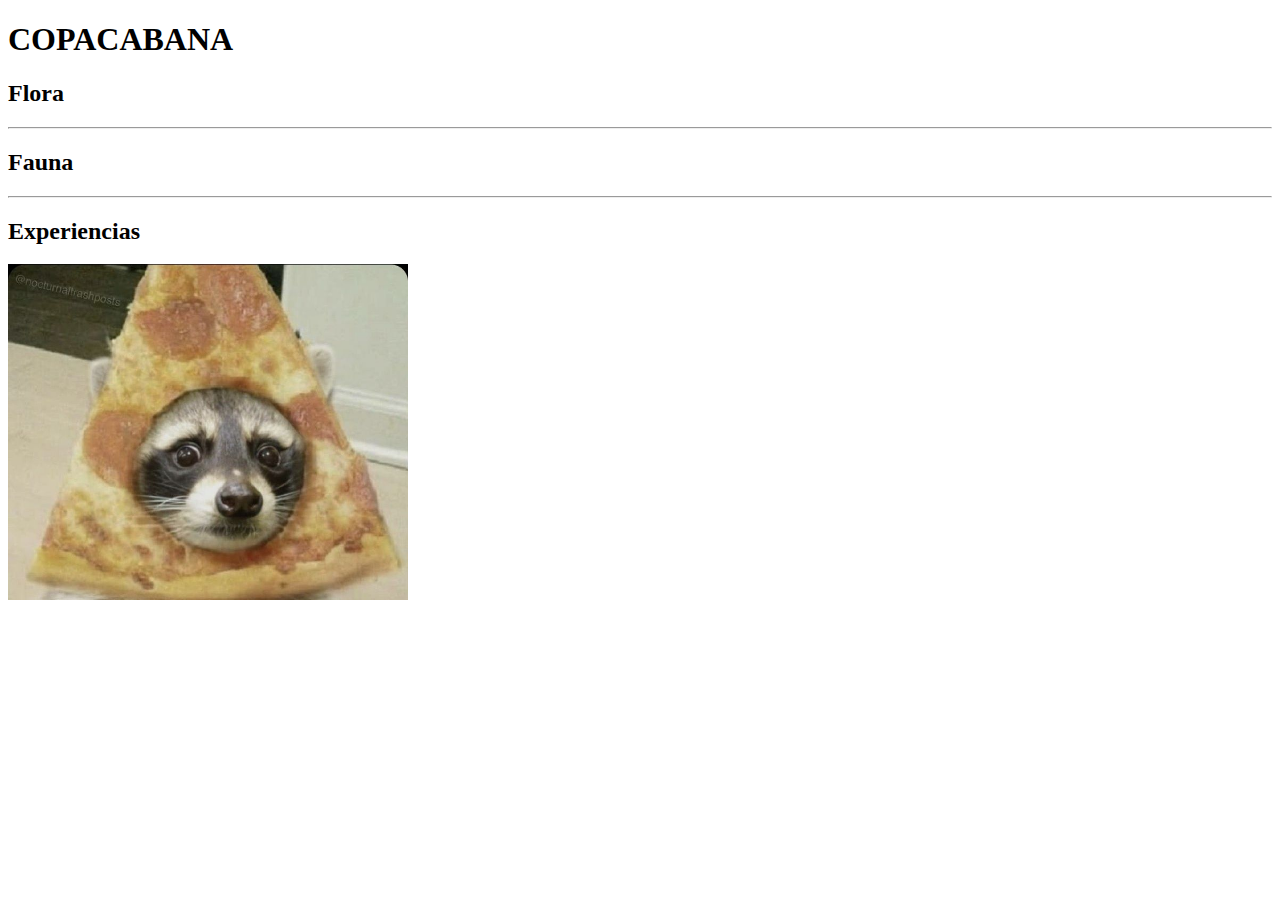
<file: index.html>
<!DOCTYPE html>
<html>
<head>
    <title>La Paz Turistica</title>
</head>
<body>
    <h1>COPACABANA</h1>
    <h2>Flora</h2>
    <hr>
    <h2>Fauna</h2> 
    <hr>
    <h2>Experiencias</h2>
    <img src="img/4d3b6803bb953b90eb47a92df0310562.jpg" width="400"/>
</body>
</html>
</file>
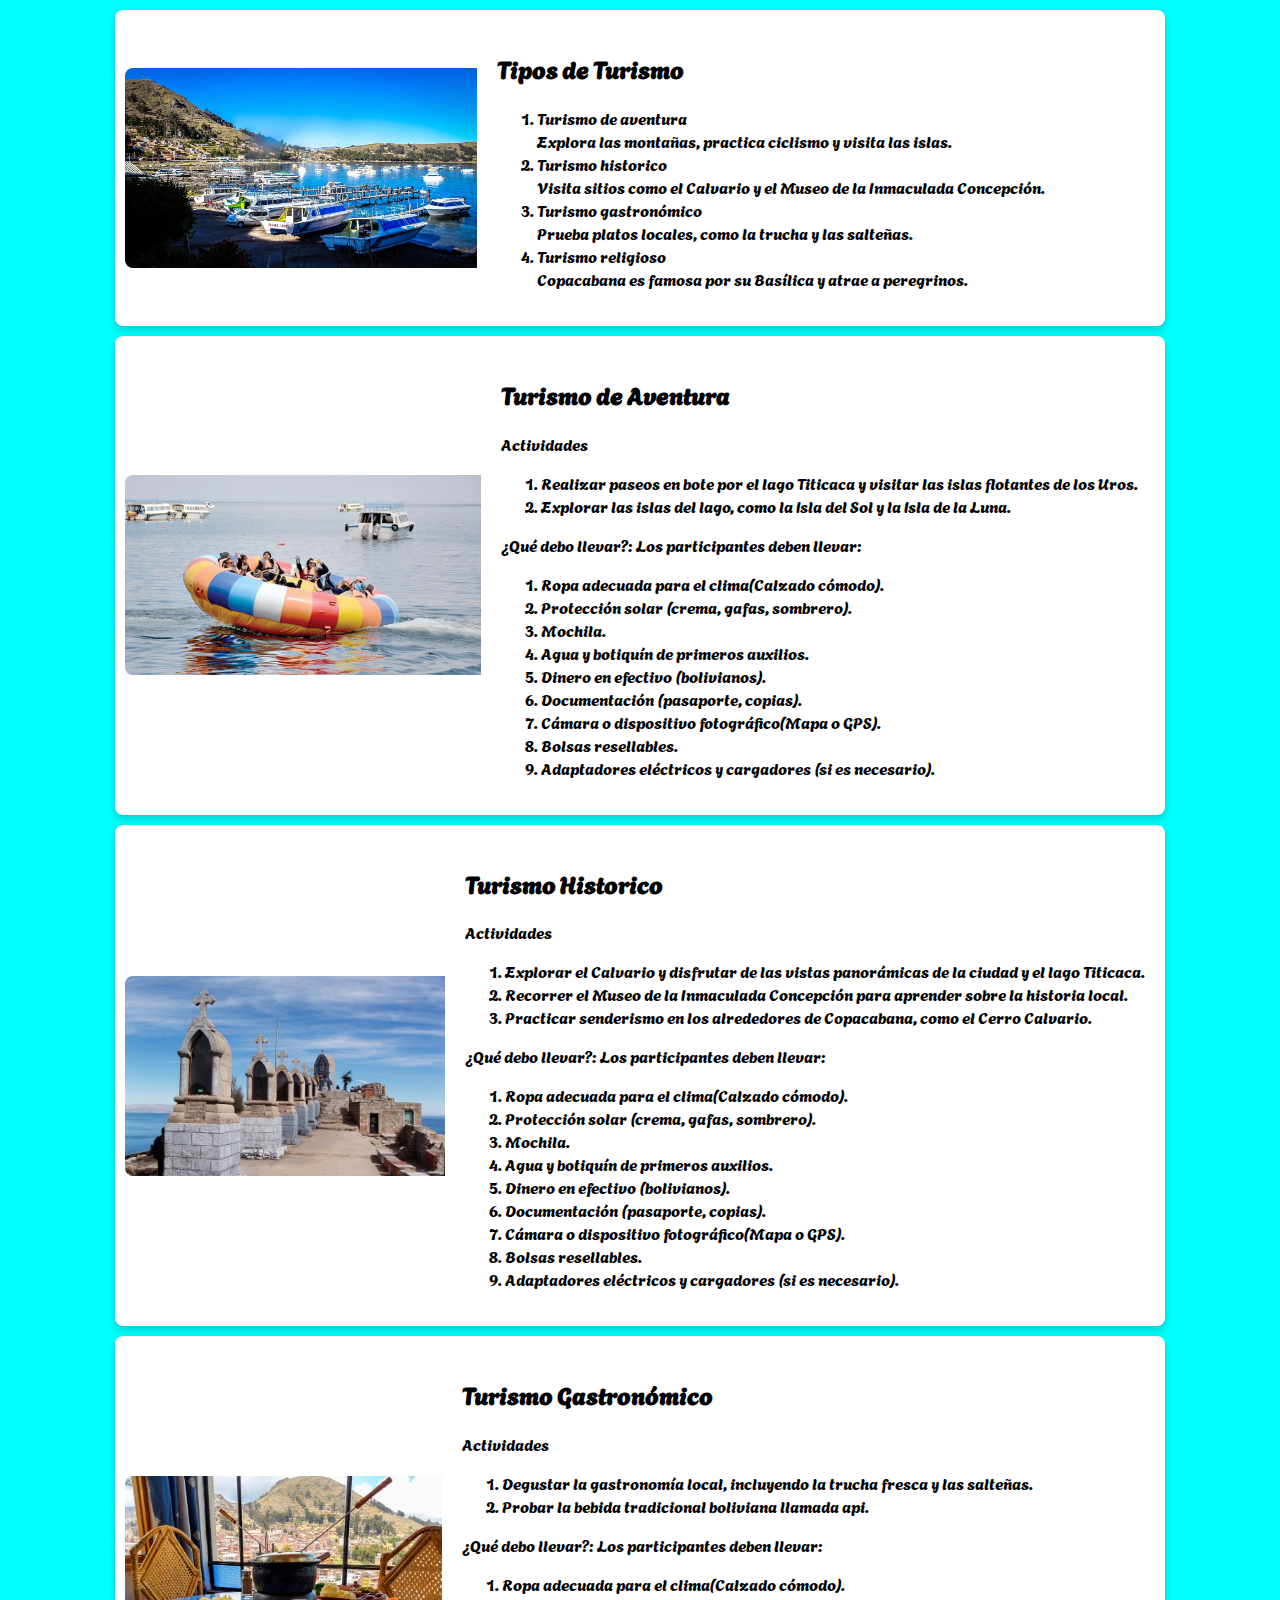
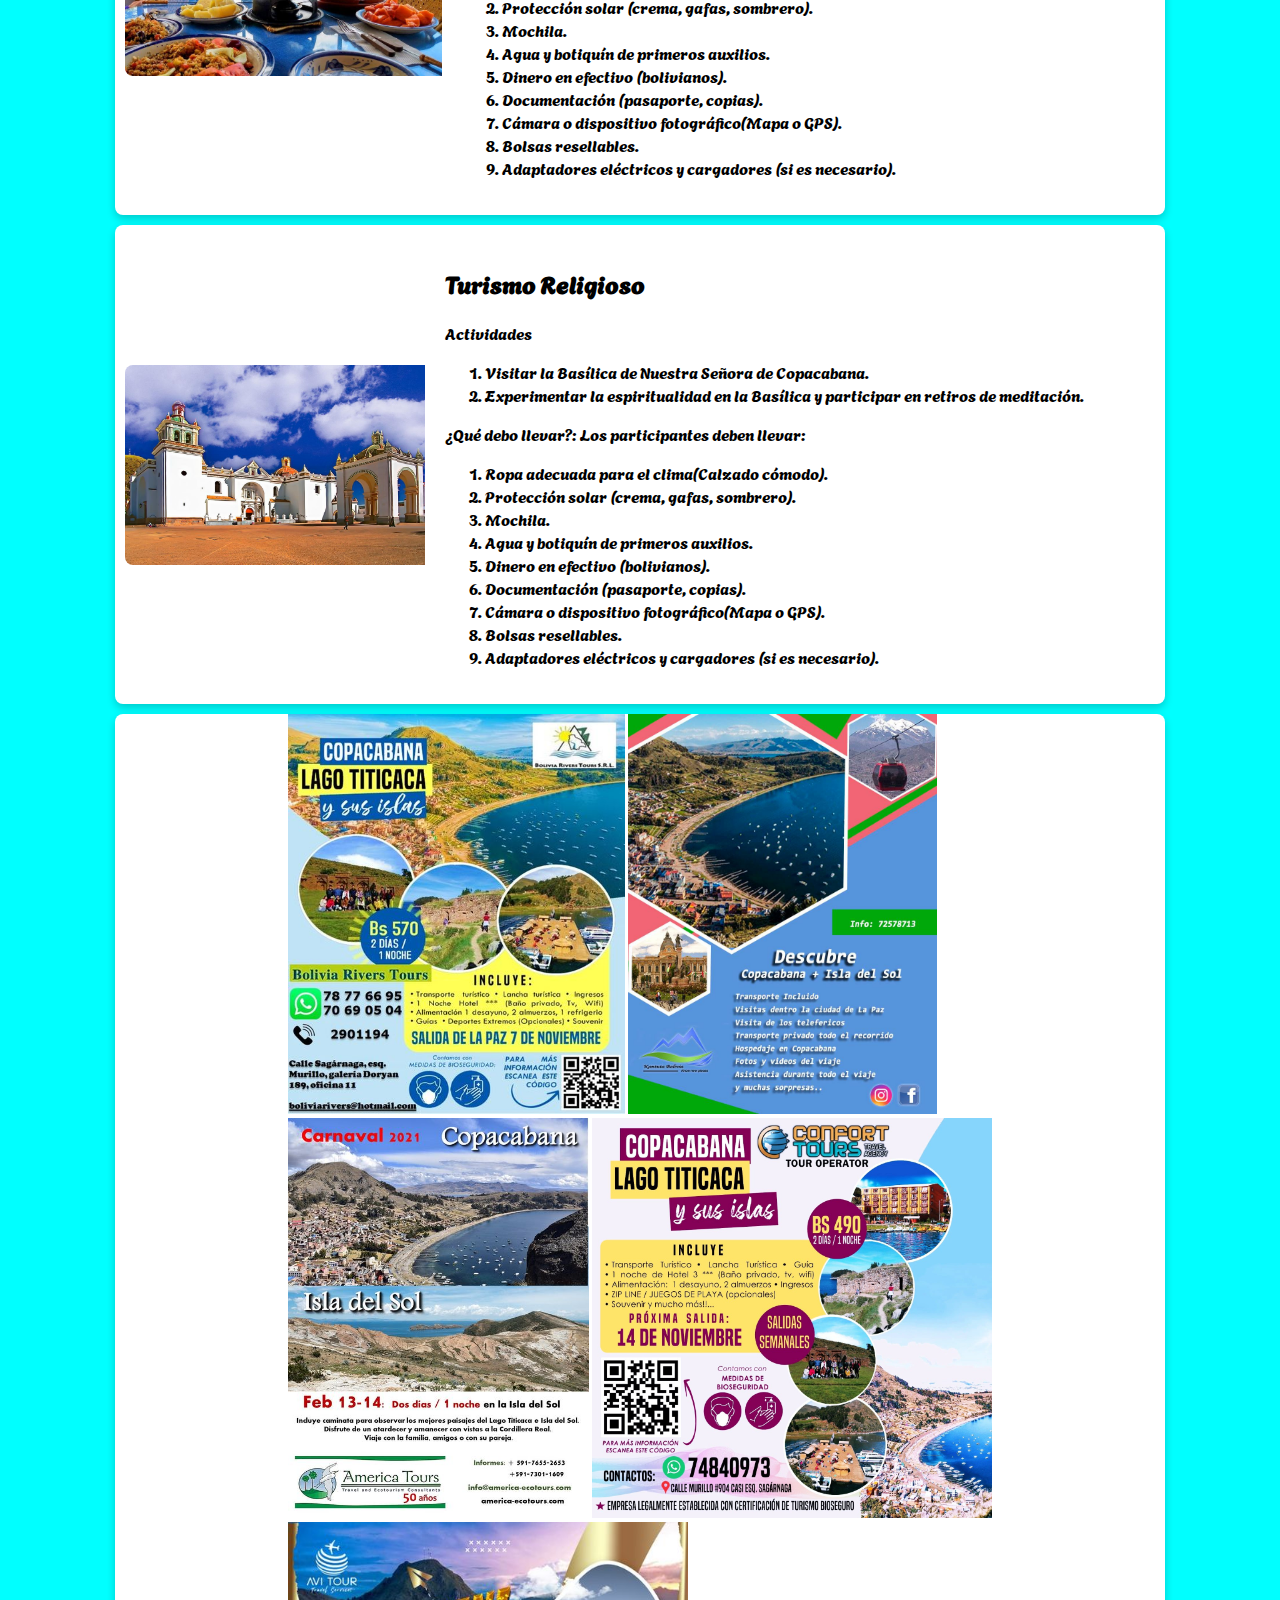
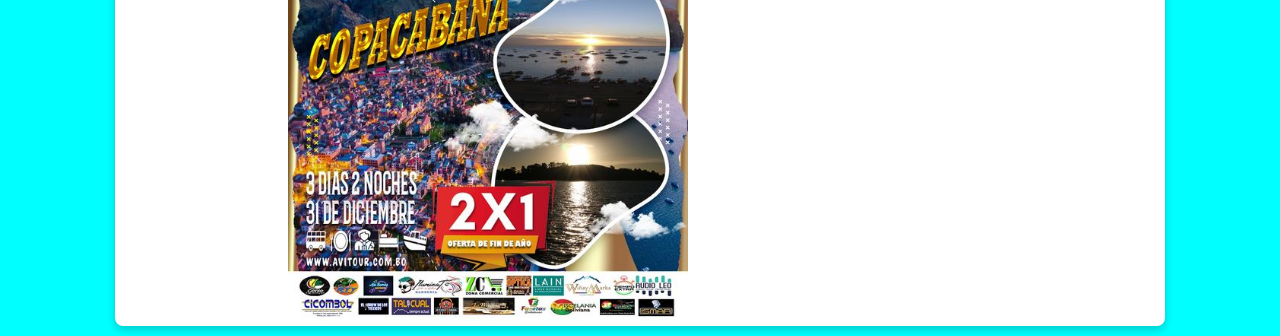
<file: segundaVentana.html>
<!DOCTYPE html>
<html>
<head>
    <title>Galería de Imágenes</title>
    <link rel="stylesheet" href="css/style2.css">
    <link rel="shortcut icon" href="img/logo.png">
</head>
<body>
    <div id="gallery">
        <div class="container">
            <img class="image" src="img/IMGcopacabana3.jpg" alt="Imagen 1">
            <div class="text">
                <h2>Tipos de Turismo</h2>
                    <ol>
                        <li>Turismo de aventura</li>
                        <p>Explora las montañas, practica ciclismo y visita las islas.</p>
                        <li>Turismo historico</li>
                        <p>Visita sitios como el Calvario y el Museo de la Inmaculada Concepción.</p>
                        <li>Turismo gastronómico</li>
                        <p>Prueba platos locales, como la trucha y las salteñas.</p>
                        <li>Turismo religioso</li>
                        <p>Copacabana es famosa por su Basílica y atrae a peregrinos.</p>
                    </ol>
                </p>
            </div>
        </div>

        <div class="container">
            <img class="image" src="img/IMGcopacabana12.jpg" alt="Imagen 1">
            <div class="text">
                <h2>Turismo de Aventura</h2>
                <p>Actividades</p>
                    <ol>
                        <li>Realizar paseos en bote por el lago Titicaca y visitar las islas flotantes de los Uros.</li>
                        <li>Explorar las islas del lago, como la Isla del Sol y la Isla de la Luna.</li>
                    </ol>
                <p>¿Qué debo llevar?: Los participantes deben llevar:<br>
                    <ol>
                        <li>Ropa adecuada para el clima(Calzado cómodo).</li>
                        <li>Protección solar (crema, gafas, sombrero).</li>
                        <li>Mochila.</li>
                        <li>Agua y botiquín de primeros auxilios.</li>
                        <li>Dinero en efectivo (bolivianos).</li>
                        <li>Documentación (pasaporte, copias).</li>
                        <li>Cámara o dispositivo fotográfico(Mapa o GPS).</li>
                        <li>Bolsas resellables.</li>
                        <li>Adaptadores eléctricos y cargadores (si es necesario).</li>
                    </ol>
                </p>
            </div>
        </div>

        <div class="container">
            <img class="image" src="img/Cavildo.jpg" alt="Imagen 1">
            <div class="text">
                <h2>Turismo Historico</h2>
                <p>Actividades</p>
                    <ol>
                        <li>Explorar el Calvario y disfrutar de las vistas panorámicas de la ciudad y el lago Titicaca.</li>
                        <li>Recorrer el Museo de la Inmaculada Concepción para aprender sobre la historia local.</li>
                        <li>Practicar senderismo en los alrededores de Copacabana, como el Cerro Calvario.</li>
                    </ol>
                <p>¿Qué debo llevar?: Los participantes deben llevar:<br>
                    <ol>
                        <li>Ropa adecuada para el clima(Calzado cómodo).</li>
                        <li>Protección solar (crema, gafas, sombrero).</li>
                        <li>Mochila.</li>
                        <li>Agua y botiquín de primeros auxilios.</li>
                        <li>Dinero en efectivo (bolivianos).</li>
                        <li>Documentación (pasaporte, copias).</li>
                        <li>Cámara o dispositivo fotográfico(Mapa o GPS).</li>
                        <li>Bolsas resellables.</li>
                        <li>Adaptadores eléctricos y cargadores (si es necesario).</li>
                    </ol>
                </p>
            </div>
        </div>
        <div class="container">
            <img class="image" src="img/plato2.jpg" alt="Imagen 1">
            <div class="text">
                <h2>Turismo Gastronómico</h2>
                <p>Actividades</p>
                    <ol>
                        <li>Degustar la gastronomía local, incluyendo la trucha fresca y las salteñas.</li>
                        <li>Probar la bebida tradicional boliviana llamada api.</li>
                    </ol>
                <p>¿Qué debo llevar?: Los participantes deben llevar:<br>
                    <ol>
                        <li>Ropa adecuada para el clima(Calzado cómodo).</li>
                        <li>Protección solar (crema, gafas, sombrero).</li>
                        <li>Mochila.</li>
                        <li>Agua y botiquín de primeros auxilios.</li>
                        <li>Dinero en efectivo (bolivianos).</li>
                        <li>Documentación (pasaporte, copias).</li>
                        <li>Cámara o dispositivo fotográfico(Mapa o GPS).</li>
                        <li>Bolsas resellables.</li>
                        <li>Adaptadores eléctricos y cargadores (si es necesario).</li>
                    </ol>
                </p>
            </div>
        </div>
        <div class="container">
            <img class="image" src="img/basilica.jpg" alt="Imagen 1">
            <div class="text">
                <h2>Turismo Religioso</h2>
                <p>Actividades</p>
                    <ol>
                        <li>Visitar la Basílica de Nuestra Señora de Copacabana.</li>
                        <li>Experimentar la espiritualidad en la Basílica y participar en retiros de meditación.</li>
                    </ol>
                <p>¿Qué debo llevar?: Los participantes deben llevar:<br>
                    <ol>
                        <li>Ropa adecuada para el clima(Calzado cómodo).</li>
                        <li>Protección solar (crema, gafas, sombrero).</li>
                        <li>Mochila.</li>
                        <li>Agua y botiquín de primeros auxilios.</li>
                        <li>Dinero en efectivo (bolivianos).</li>
                        <li>Documentación (pasaporte, copias).</li>
                        <li>Cámara o dispositivo fotográfico(Mapa o GPS).</li>
                        <li>Bolsas resellables.</li>
                        <li>Adaptadores eléctricos y cargadores (si es necesario).</li>
                    </ol>
                </p>
            </div>
        </div>
        <div class="container">
            <!--<h2>Paquetes turísticos</h2>-->
            <div class="gallery">
                <img src="img/paqueteTuristico/Paquete4.jpg" alt="Copacabana">
                <img src="img/paqueteTuristico/Paquete5.jpg" alt="Copacabana">
                <br>
                <img src="img/paqueteTuristico/Paquete6.jpg" alt="Copacabana">
                <img src="img/paqueteTuristico/Paquete7.jpg" alt="Copacabana">
                <br>
                <img src="img/paqueteTuristico/Paquete8.jpg" alt="Copacabana">
            </div>
        </div> 
    </div>
</body>
</html>
</file>
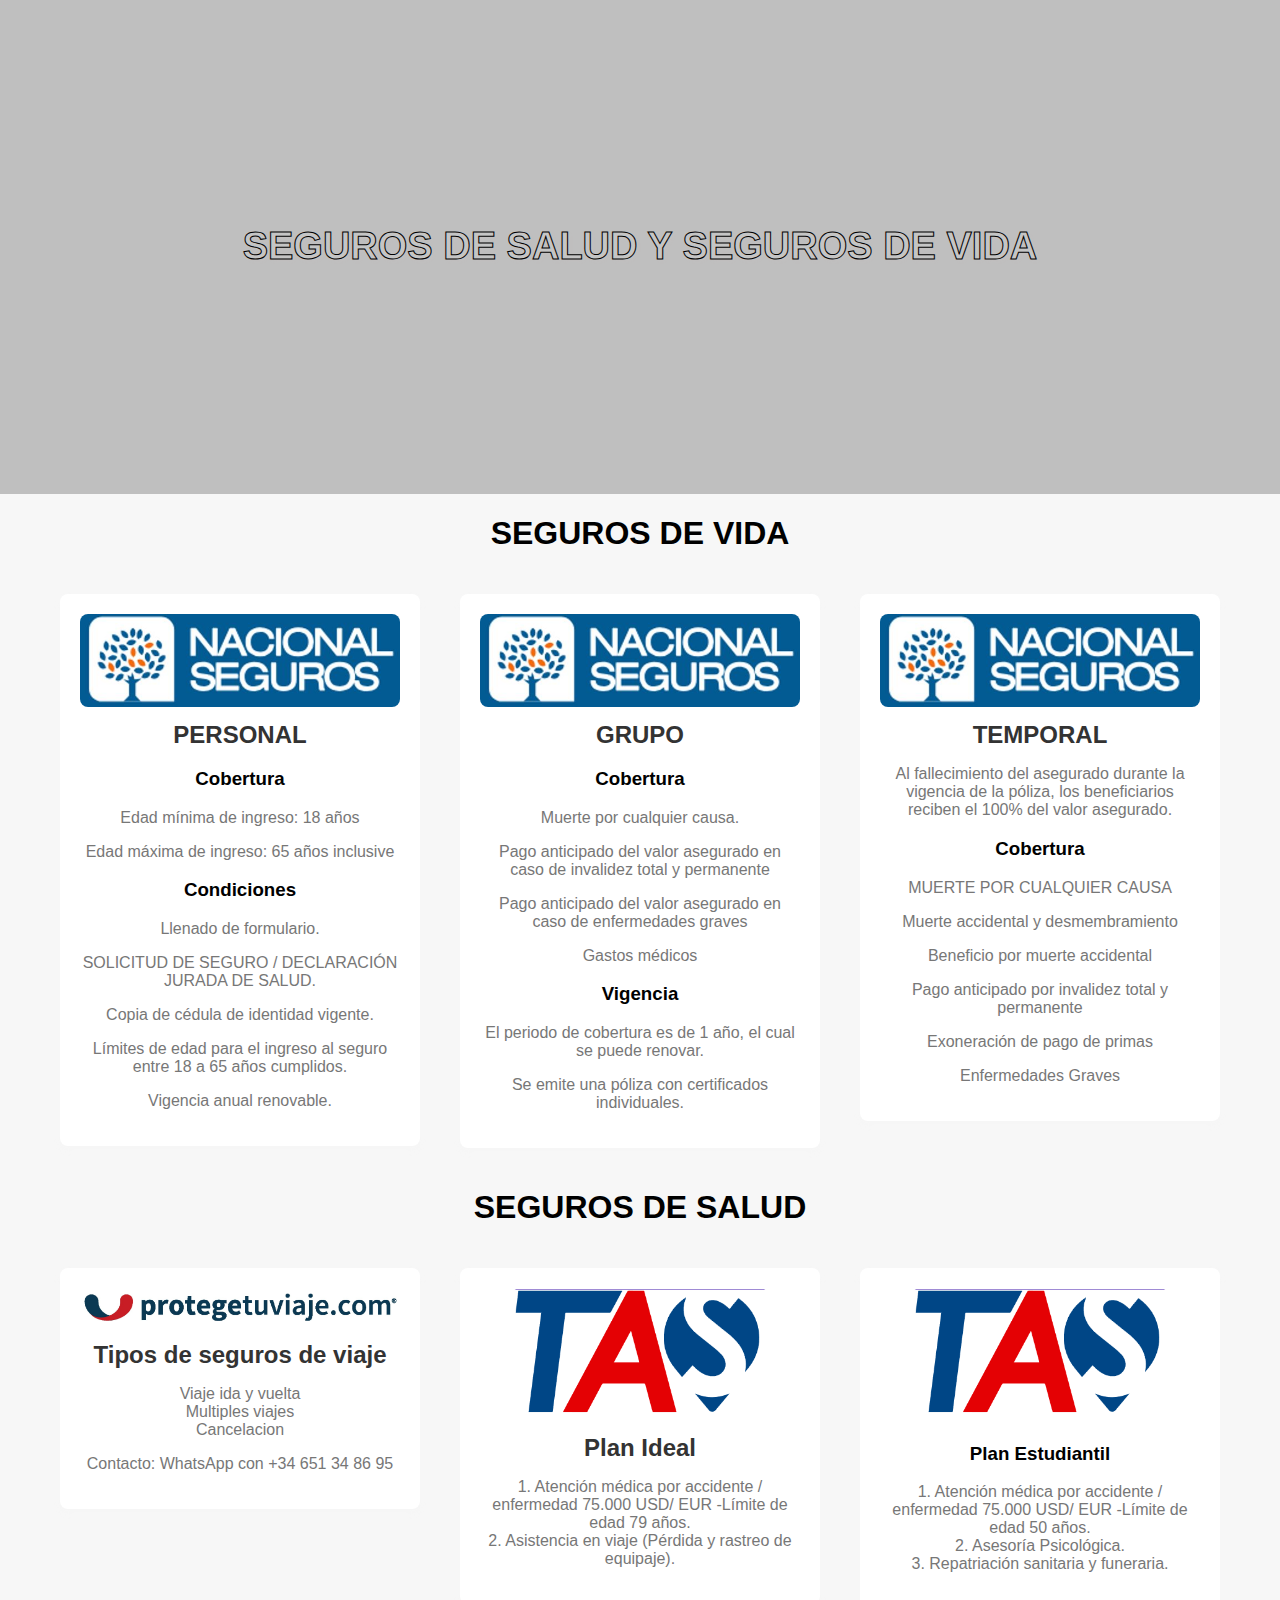
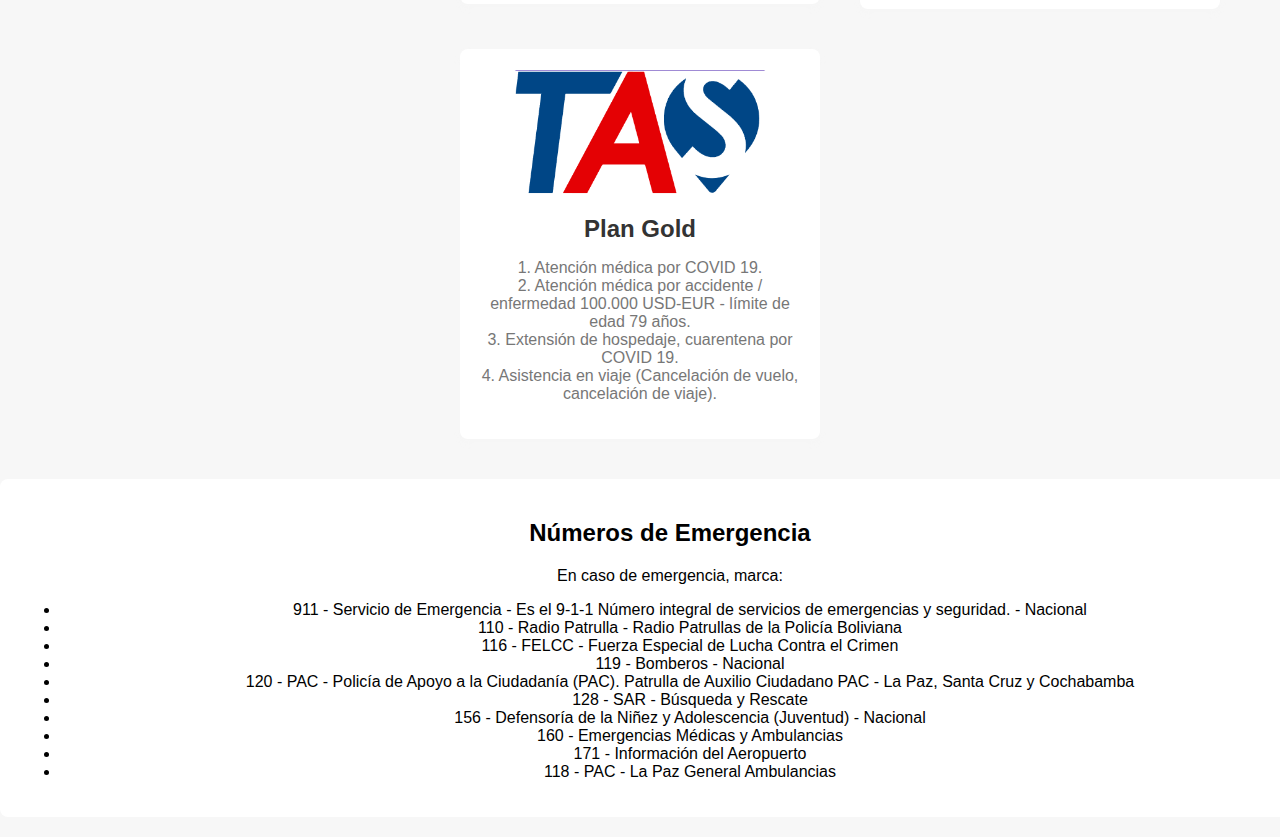
<file: terceraventana.html>
<!DOCTYPE html>
<html lang="en">
<head>
    <meta charset="UTF-8">
    <meta name="viewport" content="width=device-width, initial-scale=1.0">
    <link rel="stylesheet" href="css/style3.css">
    <title>Seguros de Vida</title>
</head>
<body>
    <header class="header">
        <div class="header-background"></div>
        <h1 class="header-title"> SEGUROS DE SALUD Y SEGUROS DE VIDA </h1>
    </header>

    <h1 style="text-align:center">SEGUROS DE VIDA</h1>

    <section class="insurance-list">
        <div class="insurance">
            <img src="img/Aseguradoras/vida.JPG" alt="Seguro de Vida 1">
            <h2>PERSONAL</h2>
            <h3>Cobertura</h3>
            
                <p>Edad mínima de ingreso: 18 años</p>
                <p>Edad máxima de ingreso: 65 años inclusive</p>
                
            
            <h3>Condiciones</h3>
                <p>Llenado de formulario.</p>
                <p>SOLICITUD DE SEGURO / DECLARACIÓN JURADA DE SALUD.</p>
                <p>Copia de cédula de identidad vigente.</p>
                <p>Límites de edad para el ingreso al seguro entre 18 a 65 años cumplidos.</p>
                <p>Vigencia anual renovable.</p>
        </div>

        <div class="insurance">
            <img src="img/Aseguradoras/vida.JPG" alt="Seguro de Salud">
            <h2>GRUPO</h2>
            <h3>Cobertura</h3>
            
                <p>Muerte por cualquier causa.</p>
                <p>Pago anticipado del valor asegurado en caso de invalidez total y permanente</p>
                <p>Pago anticipado del valor asegurado en caso de enfermedades graves</p>
                <p>Gastos médicos</p>
               
            
            <h3>Vigencia</h3>
            <p>El periodo de cobertura es de 1 año, el cual se puede renovar.</p>
            <p>Se emite una póliza con certificados individuales.</p>
        </div>
        <div class="insurance">
            <img src="img/Aseguradoras/vida.JPG" alt="Seguro de Vida 3">
            <h2>TEMPORAL</h2>
            <p>Al fallecimiento del asegurado durante la vigencia de la póliza, los beneficiarios reciben el 100% del valor asegurado.</p>
            <h3>Cobertura</h3>
            <p>MUERTE POR CUALQUIER CAUSA</p>
            <p>Muerte accidental y desmembramiento</p>
            <p>Beneficio por muerte accidental</p>
            <p>Pago anticipado por invalidez total y permanente</p>
            <p>Exoneración de pago de primas</p>
            <p>Enfermedades Graves</p>
        </div>
 
    </section>

    <h1 style="text-align:center">SEGUROS DE SALUD</h1>

    <section class="insurance-list">
        <div class="insurance">
            <img src="img/Aseguradoras/logo protege tu viaje.png" alt="Protegetuviaje.com">
            <h2>Tipos de seguros de viaje</h2>
            <p>Viaje ida y vuelta<br>Multiples viajes<br>Cancelacion</p>
            <p>Contacto: WhatsApp con +34 651 34 86 95</p>
        </div>

        <div class="insurance">
            <img src="img/Aseguradoras/logo TAS.png" alt="Plan de Asistencia de Viaje">
            <h2>Plan Ideal</h2>
            <p>
                1. Atención médica por accidente / enfermedad 75.000 USD/ EUR -Límite de edad 79 años.<br>
                2. Asistencia en viaje (Pérdida y rastreo de equipaje).
            </p>
        </div>

        <div class="insurance">
            <img src="img/Aseguradoras/logo TAS.png" alt="Plan de Asistencia de Viaje">
            <h3>Plan Estudiantil</h3>
            <p>
                1. Atención médica por accidente / enfermedad 75.000 USD/ EUR -Límite de edad 50 años.<br>
                2. Asesoría Psicológica.<br>
                3. Repatriación sanitaria y funeraria.
            </p>
        </div>

        <div class="insurance">
            <img src="img/Aseguradoras/logo TAS.png" alt="Plan de Asistencia de Viaje">
            <h2>Plan Gold</h2>
            <p>
                1. Atención médica por COVID 19.<br>
                2. Atención médica por accidente / enfermedad 100.000 USD-EUR - límite de edad 79 años.<br>
                3. Extensión de hospedaje, cuarentena por COVID 19.<br>
                4. Asistencia en viaje (Cancelación de vuelo, cancelación de viaje).
            </p>
        </div>
         
    </section>
    
    <div class="insurance_emergency" id="emergency-window">
        <h2>Números de Emergencia</h2>
        <p>En caso de emergencia, marca:</p>
        <ul>
            <li>911 - Servicio de Emergencia - Es el 9-1-1 Número integral de servicios de emergencias y seguridad. - Nacional</li>
            <li>110 - Radio Patrulla - Radio Patrullas de la Policía Boliviana</li>
            <li>116 - FELCC - Fuerza Especial de Lucha Contra el Crimen</li>
            <li>119 - Bomberos - Nacional</li>
            <li>120 - PAC - Policía de Apoyo a la Ciudadanía (PAC). Patrulla de Auxilio Ciudadano PAC - La Paz, Santa Cruz y Cochabamba</li>
            <li>128 - SAR - Búsqueda y Rescate</li>
            <li>156 - Defensoría de la Niñez y Adolescencia (Juventud) - Nacional</li>
            <li>160 - Emergencias Médicas y Ambulancias</li>
            <li>171 - Información del Aeropuerto</li>
            <li>118 - PAC - La Paz General Ambulancias</li>
        
        </ul>
        
         
    </div>
     
</body>
</html>
</file>
<file: css/style2.css>
@import url('https://fonts.googleapis.com/css2?family=Agbalumo&display=swap');

body {
    margin: 0;
    padding: 0;
    display: flex;
    justify-content: center;
    align-items: center;
    min-height: 100vh;
    font-family: 'Agbalumo';
    background-color: aqua;
}

/*#gallery {
    display: flex;
    flex-direction: column;
    align-items: center;
}*/

.container {
    display: flex;
    align-items: center;
    background-color: #fff;
    box-shadow: 0 4px 8px 0 rgba(0, 0, 0, 0.2);
    border-radius: 8px;
    margin: 10px; /* Agrega un margen de 10px alrededor de cada cuadro */
}

.image {
    max-height: 200px;
    border-radius: 8px 0 0 8px;
    margin-left: 10px; /* Agrega un margen de 10px a la izquierda de la imagen */
}

.text {
    font-family: 'Agbalumo';
    padding: 20px;
}

h1 {
    font-family: 'Agbalumo';
    font-size: 24px;
    color: #000000;
    margin: 0;
    margin-bottom: 10px; /* Agrega un margen inferior de 10px al título */
}

p {
    font-size: 16px;
    color: #000000;
    margin: 0;
}

/*------------------*/
.gallery {
    max-width: 900px;
    margin: 0 auto;
    font-family: 'Agbalumo';
}

.gallery .slide {
    text-align: center;
    padding: 20px;
    display: flex;
    flex-direction: column;
    align-items: center;
}

.gallery img {
    max-width: 100%;
    height: 400px; /* Establece la misma altura para todas las imágenes */
    object-fit: cover; /* Ajusta la imagen manteniendo su relación de aspecto */
}
</file>
<file: css/style3.css>
body {
  font-family: "Helvetica Neue", Arial, sans-serif;
  background-color: #f7f7f7;
  margin: 0;
  padding: 0;
}

.header {
  position: relative;
  text-align: center;
  color: white;
  background-image: url('');
  background-size: cover;
  padding: 200px 0;
}

.header-background {
  position: absolute;
  top: 0;
  left: 0;
  width: 100%;
  height: 100%;
  background-color: rgba(0, 0, 0, 0.229);
}
.header-title {
  color:white; /* Cambiar el color del texto a blanco */
  text-shadow: 2px 2px 4px rgba(252, 247, 247, 0.984); /* Aplicar un sombreado al texto */
  font-size: 38px; /* Aumentar el tamaño de fuente */
  -webkit-text-stroke: 1px black; /* Añadir un borde negro al texto */
}
 
 
 

.insurance-list {
  display: flex;
  justify-content: center;
  align-items: flex-start;
  flex-wrap: wrap;
  margin: 20px;
}

.insurance {
  background-color: #fff;
  box-shadow: 0px 4px 6px rgba(246, 245, 245, 0.1);
  border-radius: 8px;
  margin: 20px;
  padding: 20px;
  width: 320px;
  text-align: center;
  transition: transform 0.2s;
}

.insurance:hover {
  transform: scale(1.05);
}

.insurance img {
  max-width: 100%;
  border-radius: 8px;
}

.insurance h2 {
  font-size: 24px;
  margin: 10px 0;
  color: #333;
}

.insurance p {
  font-size: 16px;
  color: #777;
}

/* Botón de cotización */
.quote-button {
  display: inline-block;
  background-color: #333;
  color: #fff;
  padding: 10px 20px;
  border: none;
  border-radius: 5px;
  text-decoration: none;
  font-weight: bold;
  margin-top: 10px;
  transition: background-color 0.2s;
}

.quote-button:hover {
  background-color: #555;
}
/* Estilos previos mantienen su apariencia 

DE AQUI PARA ABAJO SON LAS EMERGENCIAS SUS ESTILOS 

*/
/* Estilos previos mantienen su apariencia */

.emergency-contact {
  background-color: #fff;
  box-shadow: 0px 4px 6px rgba(0, 0, 0, 0.1);
  border-radius: 8px;
  margin: 20px auto;
  padding: 20px;
  width: 700px; /* Ancho deseado */
  text-align: center;
}

.emergency-list {
  list-style: none;
  padding: 0;
  margin: 0;
  text-align: left;
  display: grid;
  grid-template-columns: repeat(2, 1fr); /* Crea 2 columnas */
  grid-gap: 10px; /* Espacio entre elementos */
}

.emergency-list li {
  margin-bottom: 10px;
}


.insurance-list {
  display: flex;
  flex-wrap: wrap;
  justify-content: center;
}

.insurance_emergency {
  background-color: #fff;
  box-shadow: 0px 4px 6px rgba(254, 253, 253, 0.1);
  border-radius: 8px;
  margin: 20px auto;
  padding: 20px;
  width: 1300px;
  text-align: center;
  transition: transform 0.2s;
}

.insurance:hover {
  transform: scale(1.05);
}

.insurance img {
  max-width: 100%;
  border-radius: 8px;
}

.insurance h2 {
  font-size: 24px;
  margin: 10px 0;
  color: #333;
}

.insurance p {
  font-size: 16px;
  color: #777;
}
</file>
